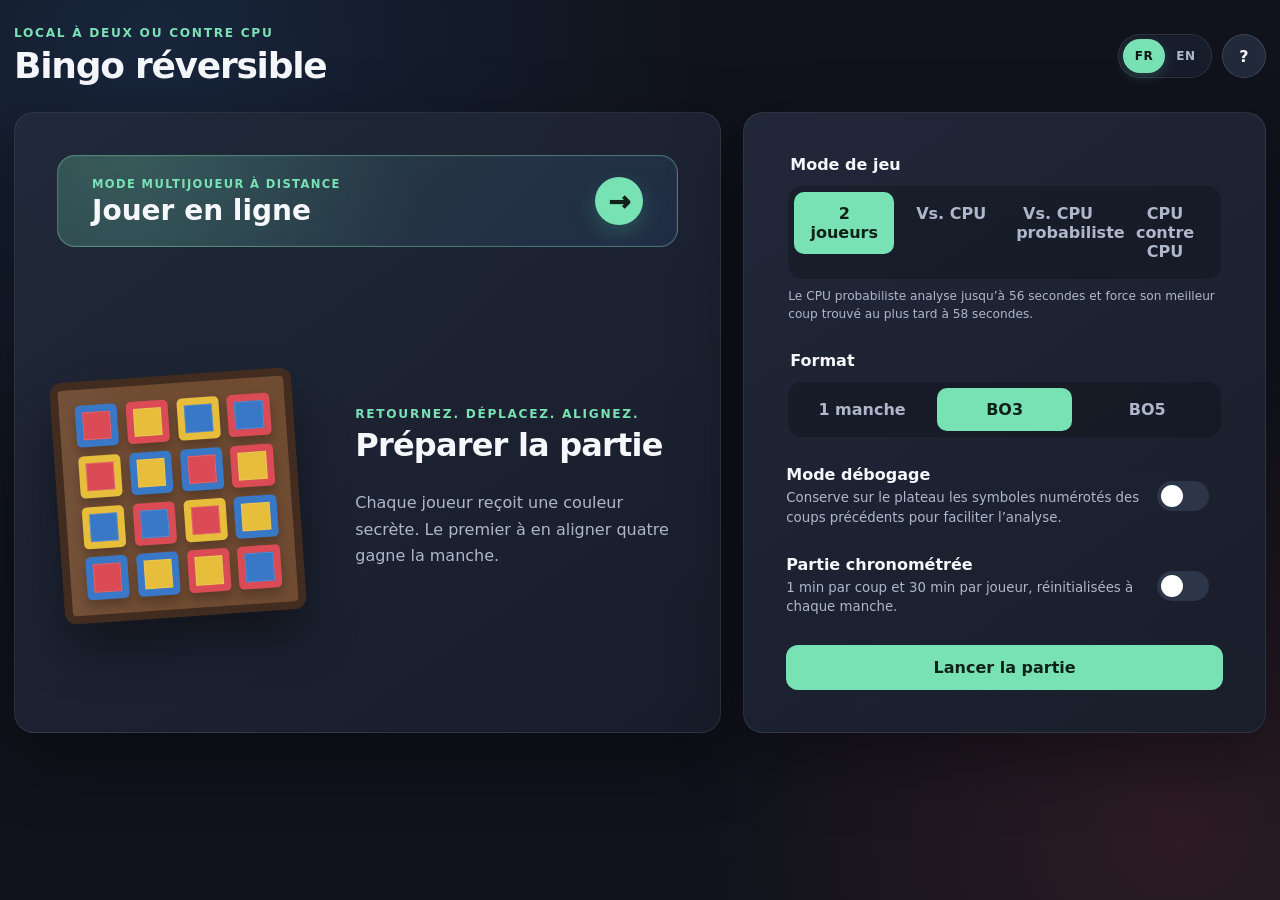
<file: index.html>
<!doctype html>
<html lang="fr">
<head>
  <meta charset="utf-8">
  <meta name="viewport" content="width=device-width, initial-scale=1, viewport-fit=cover">
  <meta name="theme-color" content="#171a24">
  <meta name="description" content="Bingo réversible, jeu de stratégie sur un plateau 4 × 4, en local ou contre le CPU.">
  <title>Bingo réversible</title>
  <link rel="stylesheet" href="styles.css?v=3">
  <link rel="stylesheet" href="tile-fix.css?v=5">
  <link rel="stylesheet" href="mode-cpu.css?v=2">
  <link rel="stylesheet" href="result-score.css?v=2">
  <link rel="stylesheet" href="strong-upgrade.css?v=1">
  <link rel="stylesheet" href="game-upgrade-v3.css?v=1">
  <link rel="stylesheet" href="game-upgrade-v4.css?v=1">
  <link rel="stylesheet" href="game-upgrade-v5.css?v=1">
  <link rel="stylesheet" href="online-entry.css?v=1">
</head>
<body>
  <div class="app-shell">
    <header class="topbar">
      <div>
        <p class="eyebrow">Local à deux ou contre CPU</p>
        <h1>Bingo réversible</h1>
      </div>
      <button id="rulesBtn" class="icon-button" type="button" aria-label="Afficher les règles" title="Règles">?</button>
    </header>

    <main>
      <section id="menuScreen" class="screen menu-screen" aria-labelledby="menuTitle">
        <div class="hero-card">
          <a id="onlineVersionButton" class="online-entry-button" href="online/">
            <span>
              <small id="onlineVersionKicker">Mode multijoueur à distance</small>
              <strong id="onlineVersionLabel">Jouer en ligne</strong>
            </span>
            <span class="online-entry-arrow" aria-hidden="true">→</span>
          </a>
          <div class="hero-board" aria-hidden="true">
            <div class="mini-tile tile-rb" data-face="0"></div>
            <div class="mini-tile tile-yr" data-face="0"></div>
            <div class="mini-tile tile-by" data-face="0"></div>
            <div class="mini-tile tile-rb" data-face="1"></div>
            <div class="mini-tile tile-yr" data-face="1"></div>
            <div class="mini-tile tile-by" data-face="1"></div>
            <div class="mini-tile tile-rb" data-face="0"></div>
            <div class="mini-tile tile-yr" data-face="0"></div>
            <div class="mini-tile tile-by" data-face="0"></div>
            <div class="mini-tile tile-rb" data-face="1"></div>
            <div class="mini-tile tile-yr" data-face="1"></div>
            <div class="mini-tile tile-by" data-face="1"></div>
            <div class="mini-tile tile-rb" data-face="0"></div>
            <div class="mini-tile tile-by" data-face="1"></div>
            <div class="mini-tile tile-yr" data-face="0"></div>
            <div class="mini-tile tile-rb" data-face="1"></div>
          </div>
          <div class="hero-copy">
            <p class="eyebrow">Retournez. Déplacez. Alignez.</p>
            <h2 id="menuTitle">Préparer la partie</h2>
            <p>Chaque joueur reçoit une couleur secrète. Le premier à en aligner quatre gagne la manche.</p>
          </div>
        </div>

        <form id="setupForm" class="setup-card">
          <fieldset>
            <legend>Mode de jeu</legend>
            <div class="segmented-control mode-control" role="radiogroup" aria-label="Mode de jeu">
              <label><input type="radio" name="mode" value="local" checked><span>2 joueurs</span></label>
              <label><input type="radio" name="mode" value="cpu"><span>Vs. CPU</span></label>
              <label><input type="radio" name="mode" value="probabilistic"><span>Vs. CPU probabiliste</span></label>
              <label><input type="radio" name="mode" value="cpu-duel"><span>CPU vs CPU</span></label>
            </div>
            <small class="mode-note">Le CPU probabiliste analyse jusqu’à 56 secondes et force son meilleur coup trouvé au plus tard à 58 secondes.</small>
          </fieldset>

          <fieldset id="cpuDuelOptions" class="cpu-duel-options hidden">
            <legend>Niveaux des CPU</legend>
            <div class="cpu-level-row">
              <span>CPU joueur 1</span>
              <div class="segmented-control" role="radiogroup" aria-label="Niveau du CPU joueur 1">
                <label><input type="radio" name="cpu1Level" value="basic" checked><span>Basique</span></label>
                <label><input type="radio" name="cpu1Level" value="probabilistic"><span>Probabiliste</span></label>
              </div>
            </div>
            <div class="cpu-level-row">
              <span>CPU joueur 2</span>
              <div class="segmented-control" role="radiogroup" aria-label="Niveau du CPU joueur 2">
                <label><input type="radio" name="cpu2Level" value="basic" checked><span>Basique</span></label>
                <label><input type="radio" name="cpu2Level" value="probabilistic"><span>Probabiliste</span></label>
              </div>
            </div>
          </fieldset>

          <fieldset>
            <legend>Format</legend>
            <div class="segmented-control" role="radiogroup" aria-label="Format de la partie">
              <label><input type="radio" name="series" value="1"><span>1 manche</span></label>
              <label><input type="radio" name="series" value="3" checked><span>BO3</span></label>
              <label><input type="radio" name="series" value="5"><span>BO5</span></label>
            </div>
          </fieldset>

          <label class="toggle-row" for="timersEnabled">
            <span>
              <strong>Partie chronométrée</strong>
              <small>1 min par coup et 30 min par joueur, réinitialisées à chaque manche.</small>
            </span>
            <input id="timersEnabled" type="checkbox">
            <span class="toggle" aria-hidden="true"></span>
          </label>

          <button class="primary-button" type="submit">Lancer la partie</button>
        </form>
      </section>

      <section id="gameScreen" class="screen game-screen hidden" aria-live="polite">
        <div class="match-header">
          <div class="score-card player-card" id="player1Card">
            <div class="player-title"><span class="player-dot p1"></span><strong id="player1Name">Joueur 1</strong></div>
            <div class="player-stats">
              <span>Manches <b id="scoreP1">0</b></span>
              <span id="clockP1Wrap" class="clock hidden">⏱ <b id="clockP1">30:00</b></span>
            </div>
          </div>

          <div class="round-card">
            <span id="seriesLabel">BO3</span>
            <strong id="roundLabel">Manche 1</strong>
            <small id="moveLabel">Coup 1 / 50</small>
          </div>

          <div class="score-card player-card" id="player2Card">
            <div class="player-title"><span class="player-dot p2"></span><strong id="player2Name">Joueur 2</strong></div>
            <div class="player-stats">
              <span>Manches <b id="scoreP2">0</b></span>
              <span id="clockP2Wrap" class="clock hidden">⏱ <b id="clockP2">30:00</b></span>
            </div>
          </div>
        </div>

        <div class="turn-banner">
          <div>
            <span id="turnText">Tour du joueur 1</span>
            <small id="phaseText">Pose obligatoire</small>
          </div>
          <div id="turnClockWrap" class="turn-clock hidden" aria-label="Temps restant pour ce coup">
            <span>Ce coup</span>
            <strong id="turnClock">1:00</strong>
          </div>
        </div>

        <div class="game-layout">
          <section class="board-panel" aria-label="Plateau de jeu">
            <div id="board" class="board" role="grid" aria-label="Plateau 4 par 4"></div>
            <p id="boardHint" class="board-hint">Choisissez une tuile, puis une case vide.</p>
          </section>

          <aside class="control-panel">
            <section class="panel-block">
              <div class="panel-heading">
                <h2>Action</h2>
                <span id="emptyCount">16 cases libres</span>
              </div>
              <div id="actionButtons" class="action-buttons">
                <button type="button" data-action="place" class="action-button active">Poser</button>
                <button type="button" data-action="flip" class="action-button" disabled>Retourner</button>
                <button type="button" data-action="move" class="action-button" disabled>Déplacer</button>
              </div>
            </section>

            <section id="reservePanel" class="panel-block">
              <div class="panel-heading">
                <h2>Réserve</h2>
                <span id="reserveOwner">Joueur 1</span>
              </div>
              <p class="microcopy">Touchez une tuile pour la choisir. Touchez-la à nouveau pour changer de face.</p>
              <div id="reserveList" class="reserve-list"></div>
            </section>

            <section class="panel-block compact-block">
              <div class="legend-row"><span class="protected-sample">🔒</span><span>Protégée pendant ce tour</span></div>
              <div class="legend-row"><span class="center-sample"></span><span>Seule la couleur centrale compte</span></div>
            </section>

            <button id="quitBtn" class="secondary-button danger" type="button">Abandonner la partie</button>
          </aside>
        </div>
      </section>
    </main>
  </div>

  <div id="privacyOverlay" class="overlay hidden" role="dialog" aria-modal="true" aria-labelledby="privacyTitle">
    <div class="modal privacy-modal">
      <p class="eyebrow" id="privacyStep">Couleur secrète</p>
      <h2 id="privacyTitle">Joueur 1, regarde seul l’écran</h2>
      <p id="privacyInstruction">Quand l’autre joueur ne regarde plus, révèle ta couleur.</p>
      <div id="secretColorCard" class="secret-card concealed" aria-live="polite">
        <span id="secretColorName">?</span>
      </div>
      <button id="privacyButton" class="primary-button" type="button">Révéler ma couleur</button>
    </div>
  </div>

  <div id="resultOverlay" class="overlay hidden" role="dialog" aria-modal="true" aria-labelledby="resultTitle">
    <div class="modal result-modal">
      <p class="eyebrow" id="resultKicker">Fin de la manche</p>
      <h2 id="resultTitle">Joueur 1 gagne !</h2>
      <p id="resultText"></p>
      <div id="resultScore" class="result-scoreboard" aria-label="Score de la série"></div>
      <div id="revealedColors" class="revealed-colors"></div>
      <div class="modal-actions">
        <button id="nextRoundBtn" class="primary-button" type="button">Manche suivante</button>
        <button id="backToMenuBtn" class="secondary-button" type="button">Retour au menu</button>
      </div>
    </div>
  </div>

  <div id="rulesOverlay" class="overlay hidden" role="dialog" aria-modal="true" aria-labelledby="rulesTitle">
    <div class="modal rules-modal">
      <button id="closeRulesBtn" class="modal-close" type="button" aria-label="Fermer">×</button>
      <p class="eyebrow">Comment jouer</p>
      <h2 id="rulesTitle">Règles de Bingo réversible</h2>
      <div class="rules-content">
        <h3>But</h3>
        <p>Chaque joueur reçoit secrètement une couleur parmi rouge, jaune et bleu. Alignez quatre centres de votre couleur horizontalement, verticalement ou sur une grande diagonale.</p>

        <h3>Les tuiles</h3>
        <p>Chaque joueur possède trois exemplaires de chacune des trois tuiles réversibles : rouge/bleu, jaune/rouge et bleu/jaune. Vous choisissez librement la face visible au moment de la pose.</p>

        <h3>Déroulement</h3>
        <p>Tant qu’il reste plus de deux cases libres, poser une tuile est obligatoire. Dès qu’il ne reste que deux cases libres, vous pouvez à chaque tour poser, retourner ou déplacer une tuile d’une case horizontalement ou verticalement vers une case vide.</p>

        <h3>Protection</h3>
        <p>La tuile utilisée au coup précédent ne peut être ni retournée ni déplacée par l’adversaire. Elle redevient disponible au tour suivant.</p>

        <h3>CPU basique</h3>
        <p>Le CPU basique cherche les victoires immédiates, bloque en priorité les gains adverses au coup suivant et évalue ensuite les lignes prometteuses.</p>

        <h3>CPU probabiliste</h3>
        <p>Le CPU probabiliste ne connaît que sa propre couleur. Il tente de déduire celle de son adversaire, puis utilise alpha-bêta et Monte-Carlo. Avant cette recherche, il applique obligatoirement le filtre défensif du CPU basique. Il analyse jusqu’à 56 secondes et joue au plus tard à 58 secondes.</p>

        <h3>CPU contre CPU</h3>
        <p>Vous pouvez choisir séparément Basique ou Probabiliste pour chacun des deux CPU. Chaque CPU ne connaît que sa propre couleur.</p>

        <h3>Fin de manche</h3>
        <p>Une manche est nulle après trois répétitions de la même position complète ou si personne ne gagne au 50e coup. Avec les chronomètres activés, dépasser une minute pour un coup ou épuiser ses trente minutes fait perdre la manche.</p>
      </div>
    </div>
  </div>

  <script src="js/config.js?v=4"></script>
  <script src="js/match.js?v=3"></script>
  <script src="js/ui.js?v=3"></script>
  <script src="js/rules.js?v=3"></script>
  <script src="js/cpu.js?v=2"></script>
  <script src="js/strong-cpu.js?v=1"></script>
  <script src="js/timer-result.js?v=3"></script>
  <script src="js/game-upgrade-v2.js?v=1"></script>
  <script src="js/game-upgrade-v3.js?v=1"></script>
  <script src="js/game-upgrade-v4.js?v=1"></script>
  <script src="js/game-upgrade-v5.js?v=1"></script>
  <script>
    (() => {
      const renderReserveBeforeControllerFix = renderReserve;
      renderReserve = function renderReserveWithControllerSwitchFix() {
        if (state.reserveMemoryPlayer !== state.currentPlayer) {
          const human = Array.isArray(state.controllers)
            ? state.controllers[state.currentPlayer] === "human"
            : state.mode === "local" || state.currentPlayer === 0;
          if (human && state.faceMemory?.[state.currentPlayer]) {
            state.selectedFace = state.faceMemory[state.currentPlayer][state.selectedTileType] ?? 0;
          }
          state.reserveMemoryPlayer = state.currentPlayer;
        }
        return renderReserveBeforeControllerFix();
      };
    })();
  </script>
  <script src="js/game-upgrade-v7.js?v=1"></script>
  <script src="js/game-upgrade-v8.js?v=1"></script>
  <script src="js/online-entry.js?v=1"></script>
</body>
</html>
</file>
<file: styles.css>
:root {
  --bg: #10131c;
  --surface: #191e2b;
  --surface-2: #22293a;
  --surface-3: #2d3549;
  --text: #f6f7fb;
  --muted: #aeb7cb;
  --accent: #79e2b4;
  --accent-strong: #47c990;
  --danger: #ff7777;
  --red: #db4b55;
  --blue: #3977c7;
  --yellow: #e7bd3c;
  --wood: #6f4b32;
  --wood-dark: #422c20;
  --shadow: 0 24px 70px rgba(0, 0, 0, .38);
  --radius: 20px;
}

* { box-sizing: border-box; }

html { min-height: 100%; }

body {
  margin: 0;
  min-height: 100vh;
  min-height: 100dvh;
  color: var(--text);
  background:
    radial-gradient(circle at 12% 5%, rgba(57, 119, 199, .18), transparent 34rem),
    radial-gradient(circle at 92% 92%, rgba(219, 75, 85, .14), transparent 30rem),
    var(--bg);
  font-family: Inter, ui-sans-serif, system-ui, -apple-system, BlinkMacSystemFont, "Segoe UI", sans-serif;
}

button, input { font: inherit; }
button { color: inherit; }
button:focus-visible, input:focus-visible { outline: 3px solid rgba(121, 226, 180, .85); outline-offset: 3px; }

.hidden { display: none !important; }

.app-shell { width: min(1240px, calc(100% - 28px)); margin: 0 auto; padding: 22px 0 40px; }

.topbar {
  min-height: 68px;
  display: flex;
  align-items: center;
  justify-content: space-between;
  gap: 20px;
  margin-bottom: 22px;
}

h1, h2, h3, p { margin-top: 0; }
h1 { margin-bottom: 0; font-size: clamp(1.55rem, 3vw, 2.25rem); letter-spacing: -.035em; }
h2 { font-size: clamp(1.45rem, 3vw, 2rem); letter-spacing: -.025em; }

.eyebrow {
  margin-bottom: 5px;
  color: var(--accent);
  font-size: .76rem;
  font-weight: 800;
  letter-spacing: .14em;
  text-transform: uppercase;
}

.icon-button, .modal-close {
  width: 44px;
  height: 44px;
  border: 1px solid rgba(255,255,255,.12);
  border-radius: 50%;
  background: var(--surface-2);
  cursor: pointer;
  font-weight: 900;
}

.menu-screen { display: grid; grid-template-columns: 1.15fr .85fr; gap: 22px; align-items: stretch; }
.hero-card, .setup-card, .match-header, .turn-banner, .board-panel, .control-panel {
  border: 1px solid rgba(255,255,255,.08);
  background: linear-gradient(145deg, rgba(34,41,58,.96), rgba(25,30,43,.96));
  box-shadow: var(--shadow);
}

.hero-card, .setup-card { border-radius: var(--radius); padding: clamp(22px, 4vw, 42px); }
.hero-card { display: grid; grid-template-columns: minmax(210px, .75fr) 1fr; gap: clamp(24px, 5vw, 56px); align-items: center; min-height: 490px; }
.hero-card p:last-child { color: var(--muted); line-height: 1.65; }

.hero-board {
  aspect-ratio: 1;
  display: grid;
  grid-template-columns: repeat(3, 1fr);
  gap: 6%;
  padding: 8%;
  border: 8px solid var(--wood-dark);
  border-radius: 12px;
  background: linear-gradient(90deg, rgba(255,255,255,.03), transparent 40%), var(--wood);
  transform: rotate(-4deg);
  box-shadow: 0 26px 50px rgba(0,0,0,.38);
}

.mini-tile, .tile-visual {
  --center: var(--red);
  --border: var(--blue);
  position: relative;
  aspect-ratio: 1;
  border: clamp(5px, .7vw, 10px) solid var(--border);
  border-radius: 5px;
  background: var(--center);
  box-shadow: inset 0 0 0 1px rgba(255,255,255,.15), 0 6px 10px rgba(0,0,0,.22);
}

.tile-rb[data-face="0"], .tile-rb.face-0 { --center: var(--red); --border: var(--blue); }
.tile-rb[data-face="1"], .tile-rb.face-1 { --center: var(--blue); --border: var(--red); }
.tile-yr[data-face="0"], .tile-yr.face-0 { --center: var(--yellow); --border: var(--red); }
.tile-yr[data-face="1"], .tile-yr.face-1 { --center: var(--red); --border: var(--yellow); }
.tile-by[data-face="0"], .tile-by.face-0 { --center: var(--blue); --border: var(--yellow); }
.tile-by[data-face="1"], .tile-by.face-1 { --center: var(--yellow); --border: var(--blue); }

.setup-card { display: flex; flex-direction: column; justify-content: center; gap: 28px; }
fieldset { padding: 0; border: 0; }
legend { margin-bottom: 12px; font-weight: 800; }
.segmented-control { display: grid; grid-template-columns: repeat(3, 1fr); gap: 7px; padding: 6px; border-radius: 14px; background: rgba(0,0,0,.22); }
.segmented-control label { cursor: pointer; }
.segmented-control input { position: absolute; opacity: 0; pointer-events: none; }
.segmented-control span { display: block; padding: 12px 8px; border-radius: 10px; text-align: center; font-weight: 750; color: var(--muted); }
.segmented-control input:checked + span { color: #102218; background: var(--accent); }

.toggle-row { display: grid; grid-template-columns: 1fr auto auto; align-items: center; gap: 14px; cursor: pointer; }
.toggle-row strong, .toggle-row small { display: block; }
.toggle-row small { margin-top: 4px; color: var(--muted); line-height: 1.45; }
.toggle-row input { position: absolute; opacity: 0; }
.toggle { width: 52px; height: 30px; border-radius: 20px; background: var(--surface-3); position: relative; transition: .2s; }
.toggle::after { content: ""; position: absolute; width: 22px; height: 22px; top: 4px; left: 4px; border-radius: 50%; background: white; transition: .2s; }
.toggle-row input:checked + .toggle { background: var(--accent-strong); }
.toggle-row input:checked + .toggle::after { transform: translateX(22px); }

.primary-button, .secondary-button, .action-button {
  border: 0;
  border-radius: 12px;
  padding: 13px 18px;
  cursor: pointer;
  font-weight: 850;
  transition: transform .15s, filter .15s, background .15s;
}
.primary-button { color: #102218; background: var(--accent); }
.secondary-button { background: var(--surface-3); }
.primary-button:hover, .secondary-button:hover, .action-button:hover:not(:disabled) { filter: brightness(1.08); transform: translateY(-1px); }
.primary-button:active, .secondary-button:active, .action-button:active:not(:disabled) { transform: translateY(1px); }
.secondary-button.danger { width: 100%; color: #ffd6d6; border: 1px solid rgba(255,119,119,.25); background: rgba(255,119,119,.1); }

.game-screen { display: block; }
.match-header { display: grid; grid-template-columns: 1fr auto 1fr; gap: 12px; padding: 12px; border-radius: 18px; }
.player-card { padding: 13px 15px; border-radius: 12px; background: rgba(0,0,0,.18); }
.player-card.active { box-shadow: inset 0 0 0 2px var(--accent); }
.player-title, .player-stats { display: flex; align-items: center; justify-content: space-between; gap: 8px; }
.player-stats { margin-top: 7px; color: var(--muted); font-size: .92rem; }
.player-dot { width: 10px; height: 10px; display: inline-block; margin-right: 7px; border-radius: 50%; }
.player-dot.p1 { background: #63a2ff; }
.player-dot.p2 { background: #ff8c93; }
.clock.warning, .turn-clock.warning { color: #ffd15c; }
.clock.danger, .turn-clock.danger { color: var(--danger); animation: pulse .85s infinite alternate; }
@keyframes pulse { to { opacity: .55; } }

.round-card { min-width: 118px; display: grid; place-content: center; text-align: center; }
.round-card span, .round-card small { color: var(--muted); }
.round-card strong { margin: 2px 0; }

.turn-banner { margin-top: 12px; padding: 12px 18px; border-radius: 16px; display: flex; align-items: center; justify-content: space-between; gap: 20px; }
.turn-banner span, .turn-banner small { display: block; }
.turn-banner small { margin-top: 3px; color: var(--muted); }
.turn-clock { display: flex; align-items: baseline; gap: 8px; }
.turn-clock span { color: var(--muted); font-size: .8rem; }

.game-layout { display: grid; grid-template-columns: minmax(0, 1fr) 330px; gap: 18px; margin-top: 18px; align-items: start; }
.board-panel { border-radius: var(--radius); padding: clamp(14px, 3vw, 30px); }
.board {
  width: min(100%, 670px);
  margin: 0 auto;
  aspect-ratio: 1;
  display: grid;
  grid-template-columns: repeat(4, 1fr);
  gap: clamp(5px, 1.1vw, 12px);
  padding: clamp(8px, 1.5vw, 18px);
  border: clamp(7px, 1.2vw, 14px) solid var(--wood-dark);
  border-radius: 13px;
  background:
    linear-gradient(90deg, transparent 48%, rgba(40,25,16,.22) 49%, rgba(40,25,16,.22) 51%, transparent 52%),
    linear-gradient(0deg, transparent 48%, rgba(40,25,16,.18) 49%, rgba(40,25,16,.18) 51%, transparent 52%),
    var(--wood);
  box-shadow: inset 0 0 28px rgba(0,0,0,.35), 0 22px 40px rgba(0,0,0,.3);
}

.board-cell {
  position: relative;
  border: 2px solid rgba(31,21,17,.6);
  border-radius: 7px;
  background: rgba(25, 17, 13, .26);
  cursor: default;
  min-width: 0;
}
.board-cell.interactive { cursor: pointer; }
.board-cell.interactive:hover, .board-cell.valid-destination { box-shadow: inset 0 0 0 4px rgba(121,226,180,.82); }
.board-cell.selected-source { box-shadow: inset 0 0 0 4px #fff; }
.board-cell.protected::after {
  content: "🔒";
  position: absolute;
  z-index: 3;
  top: 4px;
  right: 4px;
  display: grid;
  place-items: center;
  width: clamp(20px, 3vw, 30px);
  height: clamp(20px, 3vw, 30px);
  border-radius: 50%;
  background: rgba(12,14,20,.82);
  font-size: clamp(.7rem, 1.5vw, 1rem);
}
.board-cell.winning { animation: winGlow .65s ease-in-out infinite alternate; }
@keyframes winGlow { to { box-shadow: inset 0 0 0 5px white, 0 0 28px rgba(121,226,180,.9); } }

.board-cell .tile-visual { width: 100%; height: 100%; border-width: clamp(7px, 1.4vw, 15px); transition: transform .18s; }
.board-cell .tile-owner { position: absolute; z-index: 2; left: 5px; bottom: 5px; width: 10px; height: 10px; border: 2px solid rgba(255,255,255,.75); border-radius: 50%; }
.board-cell .tile-owner.owner-0 { background: #63a2ff; }
.board-cell .tile-owner.owner-1 { background: #ff8c93; }

.board-hint { min-height: 1.5em; margin: 17px 0 0; text-align: center; color: var(--muted); }
.board-hint.error { color: var(--danger); }

.control-panel { padding: 16px; border-radius: var(--radius); display: grid; gap: 14px; }
.panel-block { padding: 15px; border-radius: 14px; background: rgba(0,0,0,.17); }
.panel-heading { display: flex; align-items: baseline; justify-content: space-between; gap: 12px; margin-bottom: 12px; }
.panel-heading h2 { margin: 0; font-size: 1rem; }
.panel-heading span { color: var(--muted); font-size: .82rem; }
.action-buttons { display: grid; grid-template-columns: repeat(3, 1fr); gap: 6px; }
.action-button { padding: 10px 5px; color: var(--muted); background: var(--surface-3); font-size: .85rem; }
.action-button.active { color: #102218; background: var(--accent); }
.action-button:disabled { opacity: .35; cursor: not-allowed; }
.microcopy { color: var(--muted); font-size: .78rem; line-height: 1.45; }

.reserve-list { display: grid; gap: 9px; }
.reserve-item {
  display: grid;
  grid-template-columns: 60px 1fr auto;
  align-items: center;
  gap: 11px;
  width: 100%;
  padding: 9px;
  border: 2px solid transparent;
  border-radius: 12px;
  background: var(--surface-2);
  cursor: pointer;
  text-align: left;
}
.reserve-item.selected { border-color: var(--accent); }
.reserve-item:disabled { opacity: .36; cursor: not-allowed; }
.reserve-item .tile-visual { width: 52px; }
.reserve-item strong, .reserve-item small { display: block; }
.reserve-item small { margin-top: 3px; color: var(--muted); }
.reserve-count { min-width: 31px; padding: 6px 8px; border-radius: 999px; background: rgba(0,0,0,.25); text-align: center; font-weight: 850; }
.compact-block { display: grid; gap: 10px; }
.legend-row { display: flex; align-items: center; gap: 10px; color: var(--muted); font-size: .82rem; }
.protected-sample, .center-sample { display: inline-grid; place-items: center; width: 28px; height: 28px; border-radius: 7px; background: var(--surface-3); }
.center-sample::after { content: ""; width: 15px; height: 15px; background: var(--yellow); }

.overlay {
  position: fixed;
  z-index: 20;
  inset: 0;
  display: grid;
  place-items: center;
  padding: 18px;
  background: rgba(5, 7, 12, .82);
  backdrop-filter: blur(10px);
}
.modal {
  position: relative;
  width: min(100%, 510px);
  max-height: calc(100dvh - 36px);
  overflow: auto;
  padding: clamp(24px, 5vw, 38px);
  border: 1px solid rgba(255,255,255,.11);
  border-radius: 22px;
  background: var(--surface);
  box-shadow: var(--shadow);
  text-align: center;
}
.modal p { color: var(--muted); line-height: 1.55; }
.modal-actions { display: grid; grid-template-columns: 1fr 1fr; gap: 10px; margin-top: 22px; }
.modal-close { position: absolute; top: 13px; right: 13px; font-size: 1.55rem; }

.secret-card {
  --secret: var(--surface-3);
  width: min(240px, 70vw);
  aspect-ratio: 1.55;
  display: grid;
  place-items: center;
  margin: 26px auto;
  border: 7px solid rgba(255,255,255,.16);
  border-radius: 18px;
  background: var(--secret);
  box-shadow: 0 18px 35px rgba(0,0,0,.3);
  transition: .25s;
}
.secret-card span { font-size: clamp(1.4rem, 7vw, 2.5rem); font-weight: 950; text-transform: uppercase; text-shadow: 0 2px 8px rgba(0,0,0,.4); }
.secret-card.concealed { --secret: repeating-linear-gradient(45deg, #252d40, #252d40 14px, #30394e 14px, #30394e 28px); }
.secret-card.red { --secret: var(--red); }
.secret-card.blue { --secret: var(--blue); }
.secret-card.yellow { --secret: var(--yellow); color: #302609; }

.revealed-colors { display: grid; gap: 8px; margin-top: 18px; }
.color-chip { display: flex; justify-content: space-between; gap: 12px; padding: 10px 13px; border-radius: 10px; background: var(--surface-2); }
.color-name { font-weight: 900; }
.color-name.red { color: #ff858c; }
.color-name.blue { color: #82b2ff; }
.color-name.yellow { color: #f4d363; }

.rules-modal { width: min(100%, 700px); text-align: left; }
.rules-content { display: grid; gap: 4px; }
.rules-content h3 { margin: 15px 0 3px; font-size: 1rem; }
.rules-content p { margin-bottom: 0; }

@media (max-width: 900px) {
  .menu-screen, .game-layout { grid-template-columns: 1fr; }
  .hero-card { min-height: auto; }
  .control-panel { grid-template-columns: 1fr 1fr; }
  .control-panel > :last-child { grid-column: 1 / -1; }
}

@media (max-width: 640px) {
  .app-shell { width: min(100% - 18px, 1240px); padding-top: 10px; }
  .topbar { margin-bottom: 12px; }
  .hero-card { grid-template-columns: 1fr; }
  .hero-board { width: min(78vw, 300px); margin: 0 auto; }
  .match-header { grid-template-columns: 1fr 1fr; }
  .round-card { grid-column: 1 / -1; grid-row: 1; min-height: 58px; }
  .player-card { grid-row: 2; }
  .player-title, .player-stats { display: grid; justify-content: start; }
  .turn-banner { padding: 10px 13px; }
  .board-panel { padding: 9px; }
  .board { gap: 5px; padding: 7px; border-width: 7px; }
  .board-cell .tile-visual { border-width: 7px; }
  .control-panel { grid-template-columns: 1fr; padding: 10px; }
  .control-panel > :last-child { grid-column: auto; }
  .reserve-list { grid-template-columns: repeat(3, 1fr); }
  .reserve-item { grid-template-columns: 1fr; justify-items: center; text-align: center; padding: 7px 4px; }
  .reserve-item .tile-visual { width: min(52px, 15vw); }
  .reserve-item small { display: none; }
  .reserve-count { padding: 4px 8px; }
  .modal-actions { grid-template-columns: 1fr; }
}

@media (max-width: 420px) {
  .turn-clock { display: grid; justify-items: end; gap: 0; }
  .action-button { font-size: .78rem; }
  .panel-block { padding: 11px; }
}
</file>
<file: tile-fix.css>
/* Correctif d’affichage des tuiles sur le plateau. */

.board-cell {
  padding: 0;
  overflow: hidden;
  appearance: none;
  -webkit-appearance: none;
  line-height: 0;
}

.board-cell .tile-visual {
  position: absolute;
  inset: 7%;
  display: block;
  width: auto;
  height: auto;
  aspect-ratio: auto;
  border-width: clamp(6px, 1.15vw, 13px);
  border-style: solid;
  border-color: var(--border);
  background: var(--center);
  pointer-events: none;
}

/* Pastille du joueur ayant effectué le dernier coup.
   Elle est dessinée sur la case protégée, indépendamment du contenu de la tuile. */
.board-cell.protected::before {
  content: "";
  position: absolute;
  z-index: 4;
  left: clamp(6px, .8vw, 10px);
  bottom: clamp(6px, .8vw, 10px);
  display: block;
  width: clamp(13px, 1.5vw, 19px);
  height: clamp(13px, 1.5vw, 19px);
  border-radius: 50%;
  pointer-events: none;
}

.board-cell.protected.last-owner-0::before {
  background: #ffffff;
  border: 2px solid #111318;
  box-shadow: 0 1px 6px rgba(0, 0, 0, .65);
}

.board-cell.protected.last-owner-1::before {
  background: #050609;
  border: 2px solid #ffffff;
  box-shadow: 0 1px 6px rgba(0, 0, 0, .7);
}

/* L’ancien élément de propriétaire n’est plus utilisé. */
.board-cell .tile-owner {
  display: none !important;
}

@media (max-width: 640px) {
  .board-cell .tile-visual {
    inset: 6%;
    border-width: 7px;
  }

  .board-cell.protected::before {
    left: 4px;
    bottom: 4px;
    width: 13px;
    height: 13px;
  }
}
</file>
<file: mode-cpu.css>
/* Modes local, CPU et Strong CPU, ainsi que les repères de joueurs. */

.segmented-control.mode-control {
  grid-template-columns: repeat(3, 1fr);
}

.mode-note {
  display: block;
  margin-top: 9px;
  color: var(--muted);
  font-size: .76rem;
  line-height: 1.45;
}

.player-dot.p1 {
  background: #ffffff;
  border: 1px solid rgba(0, 0, 0, .35);
  box-shadow: 0 0 0 1px rgba(255, 255, 255, .28);
}

.player-dot.p2 {
  background: #050609;
  border: 1px solid rgba(255, 255, 255, .72);
  box-shadow: 0 0 0 1px rgba(0, 0, 0, .45);
}

.game-screen.cpu-turn .control-panel {
  opacity: .72;
}

.game-screen.cpu-turn .board-cell,
.game-screen.cpu-turn .reserve-item,
.game-screen.cpu-turn .action-button {
  cursor: wait;
}

.cpu-label {
  display: inline-flex;
  align-items: center;
  gap: 6px;
}

.cpu-label::after {
  content: "CPU";
  padding: 2px 7px;
  border: 1px solid rgba(255, 255, 255, .16);
  border-radius: 999px;
  color: var(--muted);
  font-size: .66rem;
  font-weight: 800;
  letter-spacing: .06em;
}

@media (max-width: 640px) {
  .segmented-control.mode-control span {
    min-height: 52px;
    display: grid;
    place-items: center;
    padding-inline: 5px;
    font-size: .78rem;
    line-height: 1.15;
  }
}
</file>
<file: result-score.css>
/* Tableau du score courant/final affiché dans la fenêtre de résultat. */

/* L’écran de résultat laisse désormais voir nettement la combinaison gagnante. */
#resultOverlay {
  background: rgba(5, 7, 12, .38);
  backdrop-filter: blur(2px);
  -webkit-backdrop-filter: blur(2px);
}

#resultOverlay .result-modal {
  background: rgba(25, 30, 43, .82);
  border-color: rgba(255, 255, 255, .16);
  box-shadow: 0 24px 70px rgba(0, 0, 0, .48);
}

.result-scoreboard {
  margin-top: 22px;
  padding: 14px 16px 16px;
  border: 1px solid rgba(255, 255, 255, .09);
  border-radius: 14px;
  background: rgba(0, 0, 0, .16);
}

.result-score-title {
  margin: 0 0 11px;
  color: var(--muted);
  font-size: .78rem;
  font-weight: 850;
  letter-spacing: .09em;
  text-align: center;
  text-transform: uppercase;
}

.result-score-row {
  display: grid;
  grid-template-columns: minmax(0, 1fr) auto auto auto minmax(0, 1fr);
  align-items: center;
  gap: 11px;
}

.result-score-player {
  display: flex;
  align-items: center;
  gap: 9px;
  min-width: 0;
  font-weight: 800;
  text-align: left;
}

.result-score-player.right {
  justify-content: flex-end;
  text-align: right;
}

.result-score-player .player-dot {
  flex: 0 0 auto;
  margin: 0;
}

.result-score-number {
  min-width: 1ch;
  font-size: clamp(1.55rem, 5vw, 2.2rem);
  line-height: 1;
}

.result-score-separator {
  color: var(--muted);
  font-size: 1.35rem;
  font-weight: 800;
}

@media (max-width: 440px) {
  .result-scoreboard {
    padding-inline: 11px;
  }

  .result-score-row {
    gap: 7px;
  }

  .result-score-player {
    gap: 6px;
    font-size: .86rem;
  }
}
</file>
<file: strong-upgrade.css>
/* Pastille du dernier joueur centrée sur la tuile. */
.board-cell.protected::before {
  left: 50%;
  top: 50%;
  bottom: auto;
  transform: translate(-50%, -50%);
  width: clamp(14px, 1.6vw, 20px);
  height: clamp(14px, 1.6vw, 20px);
}

@media (max-width: 640px) {
  .board-cell.protected::before {
    left: 50%;
    top: 50%;
    bottom: auto;
    width: 14px;
    height: 14px;
  }
}
</file>
<file: game-upgrade-v3.css>
/* Mémoire de réserve, rappel de couleur et symboles de coups. */

.recall-color-button {
  width: 100%;
  margin-bottom: 10px;
  color: #dbe7ff;
  border: 1px solid rgba(121, 226, 180, .22);
  background: rgba(121, 226, 180, .08);
}

.recall-color-button:disabled {
  opacity: .45;
  cursor: not-allowed;
}

/* L’ancien pseudo-élément était uniquement une pastille centrée. */
.board-cell.protected::before {
  display: none !important;
}

.current-move-marker {
  position: absolute;
  z-index: 5;
  left: 50%;
  top: 50%;
  display: grid;
  place-items: center;
  width: clamp(24px, 2.4vw, 34px);
  height: clamp(24px, 2.4vw, 34px);
  border-radius: 50%;
  transform: translate(-50%, -50%);
  font-size: clamp(1rem, 1.8vw, 1.35rem);
  font-weight: 950;
  line-height: 1;
  pointer-events: none;
  box-shadow: 0 2px 9px rgba(0, 0, 0, .62);
}

.current-move-marker.player-0,
.debug-move-marker.player-0 {
  color: #101217;
  border: 2px solid #111318;
  background: #ffffff;
}

.current-move-marker.player-1,
.debug-move-marker.player-1 {
  color: #ffffff;
  border: 2px solid rgba(255, 255, 255, .92);
  background: #050609;
}

.current-move-marker.action-place > span {
  transform: translateY(-1px);
  font-size: 1.25em;
}

.current-move-marker small {
  position: absolute;
  right: -5px;
  bottom: -5px;
  display: grid;
  place-items: center;
  min-width: 17px;
  height: 17px;
  padding: 0 3px;
  border-radius: 9px;
  color: #ffffff;
  border: 1px solid rgba(255, 255, 255, .6);
  background: #273048;
  font-size: .58rem;
  line-height: 1;
}

.debug-move-stack {
  position: absolute;
  z-index: 4;
  inset: 4px;
  display: flex;
  flex-wrap: wrap;
  align-content: flex-end;
  align-items: flex-end;
  gap: 2px;
  pointer-events: none;
}

.debug-move-marker {
  position: relative;
  display: inline-grid;
  grid-template-columns: auto auto;
  align-items: center;
  gap: 1px;
  min-width: 22px;
  height: 18px;
  padding: 0 3px;
  border-radius: 9px;
  font-size: .65rem;
  font-weight: 900;
  line-height: 1;
  box-shadow: 0 1px 4px rgba(0, 0, 0, .58);
}

.debug-symbol {
  font-size: .82rem;
}

.debug-number {
  font-size: .55rem;
}

.debug-move-overflow {
  display: inline-grid;
  place-items: center;
  min-width: 24px;
  height: 18px;
  padding: 0 4px;
  border-radius: 9px;
  color: #ffffff;
  background: rgba(18, 22, 32, .9);
  font-size: .58rem;
  font-weight: 850;
}

@media (max-width: 640px) {
  .current-move-marker {
    width: 25px;
    height: 25px;
    font-size: 1rem;
  }

  .debug-move-stack {
    inset: 2px;
    gap: 1px;
  }

  .debug-move-marker {
    min-width: 18px;
    height: 15px;
    padding-inline: 2px;
    font-size: .55rem;
  }

  .debug-symbol {
    font-size: .68rem;
  }
}
</file>
<file: game-upgrade-v4.css>
/* Menu 4 × 4, duel de CPU et symboles du dernier coup sans disque. */

.hero-board {
  grid-template-columns: repeat(4, 1fr);
  gap: 4.5%;
  padding: 6.5%;
}

.hero-board .mini-tile {
  border-width: clamp(4px, .55vw, 8px);
}

.segmented-control.mode-control {
  grid-template-columns: repeat(4, minmax(0, 1fr));
}

.cpu-duel-options {
  display: grid;
  gap: 14px;
  padding: 16px;
  border: 1px solid rgba(255, 255, 255, .08);
  border-radius: 14px;
  background: rgba(0, 0, 0, .12);
}

.cpu-duel-options.hidden {
  display: none;
}

.cpu-level-row {
  display: grid;
  grid-template-columns: minmax(105px, .75fr) 1.6fr;
  align-items: center;
  gap: 12px;
}

.cpu-level-row > span {
  color: var(--muted);
  font-size: .86rem;
  font-weight: 800;
}

.cpu-level-row .segmented-control {
  grid-template-columns: repeat(2, 1fr);
}

/* Le symbole central n'a plus de cercle ou de fond. */
.current-move-marker,
.current-move-marker.player-0,
.current-move-marker.player-1 {
  width: auto;
  height: auto;
  min-width: 0;
  min-height: 0;
  padding: 0;
  border: 0 !important;
  border-radius: 0;
  background: transparent !important;
  box-shadow: none;
}

.current-move-marker.player-0 {
  color: #ffffff;
  text-shadow: 0 1px 3px #000000, 0 0 3px #000000;
}

.current-move-marker.player-1 {
  color: #050609;
  text-shadow: 0 0 2px #ffffff, 0 1px 3px rgba(255, 255, 255, .95);
}

.current-move-marker > span {
  display: block;
  font-size: clamp(1.35rem, 2.5vw, 2rem);
  font-weight: 1000;
  line-height: 1;
}

.current-move-marker.action-place > span {
  font-size: clamp(1.55rem, 2.8vw, 2.25rem);
  transform: none;
}

.current-move-marker small {
  right: -12px;
  bottom: -9px;
}

@media (max-width: 820px) {
  .segmented-control.mode-control {
    grid-template-columns: repeat(2, 1fr);
  }
}

@media (max-width: 520px) {
  .cpu-level-row {
    grid-template-columns: 1fr;
    gap: 6px;
  }

  .current-move-marker > span {
    font-size: 1.35rem;
  }

  .current-move-marker.action-place > span {
    font-size: 1.55rem;
  }
}
</file>
<file: game-upgrade-v5.css>
/* Journal des coups, coordonnées du plateau et enchaînement automatique. */

.app-shell {
  width: min(1500px, calc(100% - 28px));
}

.game-layout.with-move-log {
  grid-template-columns: minmax(190px, 235px) minmax(0, 1fr) 310px;
}

.move-log-panel {
  position: sticky;
  top: 16px;
  max-height: min(760px, calc(100vh - 36px));
  display: flex;
  flex-direction: column;
  min-width: 0;
  padding: 18px 14px;
  border: 1px solid rgba(255, 255, 255, .08);
  border-radius: var(--radius);
  background: linear-gradient(145deg, rgba(34, 41, 58, .96), rgba(25, 30, 43, .96));
  box-shadow: var(--shadow);
}

.move-log-heading {
  display: flex;
  align-items: flex-start;
  justify-content: space-between;
  gap: 10px;
  padding: 0 3px 12px;
  border-bottom: 1px solid rgba(255, 255, 255, .08);
}

.move-log-heading h2 {
  margin: 0;
  font-size: 1rem;
}

.move-log-heading .eyebrow {
  margin-bottom: 3px;
  font-size: .62rem;
}

#moveLogCount {
  min-width: 30px;
  padding: 5px 7px;
  border-radius: 999px;
  color: var(--muted);
  background: rgba(0, 0, 0, .22);
  text-align: center;
  font-size: .72rem;
  font-weight: 850;
}

.move-log-list {
  min-height: 0;
  margin: 0;
  padding: 10px 2px 4px;
  overflow: auto;
  list-style: none;
  scrollbar-width: thin;
}

.move-log-entry {
  display: grid;
  grid-template-columns: 24px 10px minmax(0, 1fr);
  align-items: center;
  gap: 7px;
  padding: 8px 5px;
  border-bottom: 1px solid rgba(255, 255, 255, .055);
}

.move-log-number {
  color: var(--muted);
  font-size: .68rem;
  font-weight: 850;
  text-align: right;
}

.move-log-player {
  width: 9px;
  height: 9px;
  border-radius: 50%;
}

.move-log-player.player-0 {
  border: 1px solid rgba(0, 0, 0, .55);
  background: #ffffff;
}

.move-log-player.player-1 {
  border: 1px solid rgba(255, 255, 255, .8);
  background: #050609;
}

.move-log-content {
  min-width: 0;
  display: grid;
  gap: 2px;
}

.move-log-content strong {
  color: var(--text);
  font-size: .78rem;
}

.move-log-content span {
  overflow: hidden;
  color: var(--muted);
  font-size: .68rem;
  line-height: 1.3;
  text-overflow: ellipsis;
  white-space: nowrap;
}

.move-log-empty {
  margin: 16px 4px 0;
  color: var(--muted);
  font-size: .75rem;
  text-align: center;
}

.board-coordinate-frame {
  width: min(100%, 710px);
  margin: 0 auto;
}

.board-column-labels {
  display: grid;
  grid-template-columns: repeat(4, 1fr);
  margin: 0 34px 7px 0;
  padding: 0 clamp(8px, 1.5vw, 18px);
  gap: clamp(5px, 1.1vw, 12px);
  color: var(--accent);
  font-size: clamp(.78rem, 1.5vw, 1rem);
  font-weight: 950;
  text-align: center;
}

.board-coordinate-row {
  display: grid;
  grid-template-columns: minmax(0, 1fr) 27px;
  align-items: stretch;
  gap: 7px;
}

.board-coordinate-row .board {
  width: 100%;
}

.board-row-labels {
  display: grid;
  grid-template-rows: repeat(4, 1fr);
  padding: clamp(8px, 1.5vw, 18px) 0;
  gap: clamp(5px, 1.1vw, 12px);
  color: var(--accent);
  font-size: clamp(.78rem, 1.5vw, 1rem);
  font-weight: 950;
}

.board-row-labels span {
  display: grid;
  place-items: center;
}

.cpu-auto-advance-row {
  margin-top: 3px;
  padding-top: 14px;
  border-top: 1px solid rgba(255, 255, 255, .08);
}

.auto-advance-countdown {
  margin: 12px 0 0;
  padding: 10px 12px;
  border: 1px solid rgba(121, 226, 180, .24);
  border-radius: 11px;
  color: #d8f8ea;
  background: rgba(121, 226, 180, .08);
  font-size: .82rem;
  font-weight: 800;
  text-align: center;
}

@media (max-width: 1180px) {
  .game-layout.with-move-log {
    grid-template-columns: minmax(0, 1fr) 300px;
  }

  .move-log-panel {
    position: static;
    grid-column: 1 / -1;
    max-height: 260px;
    order: 3;
  }

  .move-log-list {
    display: grid;
    grid-template-columns: repeat(auto-fit, minmax(175px, 1fr));
    gap: 2px 10px;
  }
}

@media (max-width: 760px) {
  .game-layout.with-move-log {
    grid-template-columns: 1fr;
  }

  .move-log-panel,
  .board-panel,
  .control-panel {
    grid-column: 1;
  }

  .move-log-panel {
    max-height: 230px;
  }

  .board-coordinate-row {
    grid-template-columns: minmax(0, 1fr) 22px;
    gap: 4px;
  }

  .board-column-labels {
    margin-right: 26px;
  }
}
</file>
<file: online-entry.css>
/* Accès direct à la version Online depuis la carte d’accueil locale. */

.hero-card {
  grid-template-areas:
    "online online"
    "board copy";
  grid-template-rows: auto minmax(0, 1fr);
}

.hero-card > .hero-board {
  grid-area: board;
}

.hero-card > .hero-copy {
  grid-area: copy;
}

.online-entry-button {
  grid-area: online;
  min-height: 92px;
  display: flex;
  align-items: center;
  justify-content: space-between;
  gap: 20px;
  padding: 20px clamp(20px, 4vw, 34px);
  border: 1px solid rgba(121, 226, 180, .38);
  border-radius: 18px;
  color: var(--text);
  background:
    radial-gradient(circle at 12% 0, rgba(121, 226, 180, .18), transparent 52%),
    linear-gradient(135deg, rgba(121, 226, 180, .12), rgba(57, 119, 199, .13));
  box-shadow: inset 0 0 0 1px rgba(255, 255, 255, .035);
  text-decoration: none;
  transition: transform .16s ease, border-color .16s ease, background .16s ease;
}

.online-entry-button:hover {
  transform: translateY(-2px);
  border-color: rgba(121, 226, 180, .72);
  background:
    radial-gradient(circle at 12% 0, rgba(121, 226, 180, .25), transparent 52%),
    linear-gradient(135deg, rgba(121, 226, 180, .17), rgba(57, 119, 199, .18));
}

.online-entry-button:focus-visible {
  outline: 3px solid rgba(121, 226, 180, .85);
  outline-offset: 3px;
}

.online-entry-button small,
.online-entry-button strong {
  display: block;
}

.online-entry-button small {
  margin-bottom: 5px;
  color: var(--accent);
  font-size: .72rem;
  font-weight: 900;
  letter-spacing: .12em;
  text-transform: uppercase;
}

.online-entry-button strong {
  font-size: clamp(1.25rem, 3vw, 1.75rem);
  line-height: 1.05;
}

.online-entry-arrow {
  flex: 0 0 auto;
  width: 48px;
  height: 48px;
  display: grid;
  place-items: center;
  border-radius: 50%;
  color: #102218;
  background: var(--accent);
  font-size: 1.65rem;
  font-weight: 950;
  box-shadow: 0 8px 22px rgba(71, 201, 144, .24);
}

@media (max-width: 640px) {
  .hero-card {
    grid-template-areas:
      "online"
      "board"
      "copy";
    grid-template-rows: auto auto auto;
  }

  .online-entry-button {
    min-height: 80px;
    padding: 16px 18px;
    border-radius: 15px;
  }

  .online-entry-arrow {
    width: 42px;
    height: 42px;
  }
}
</file>
